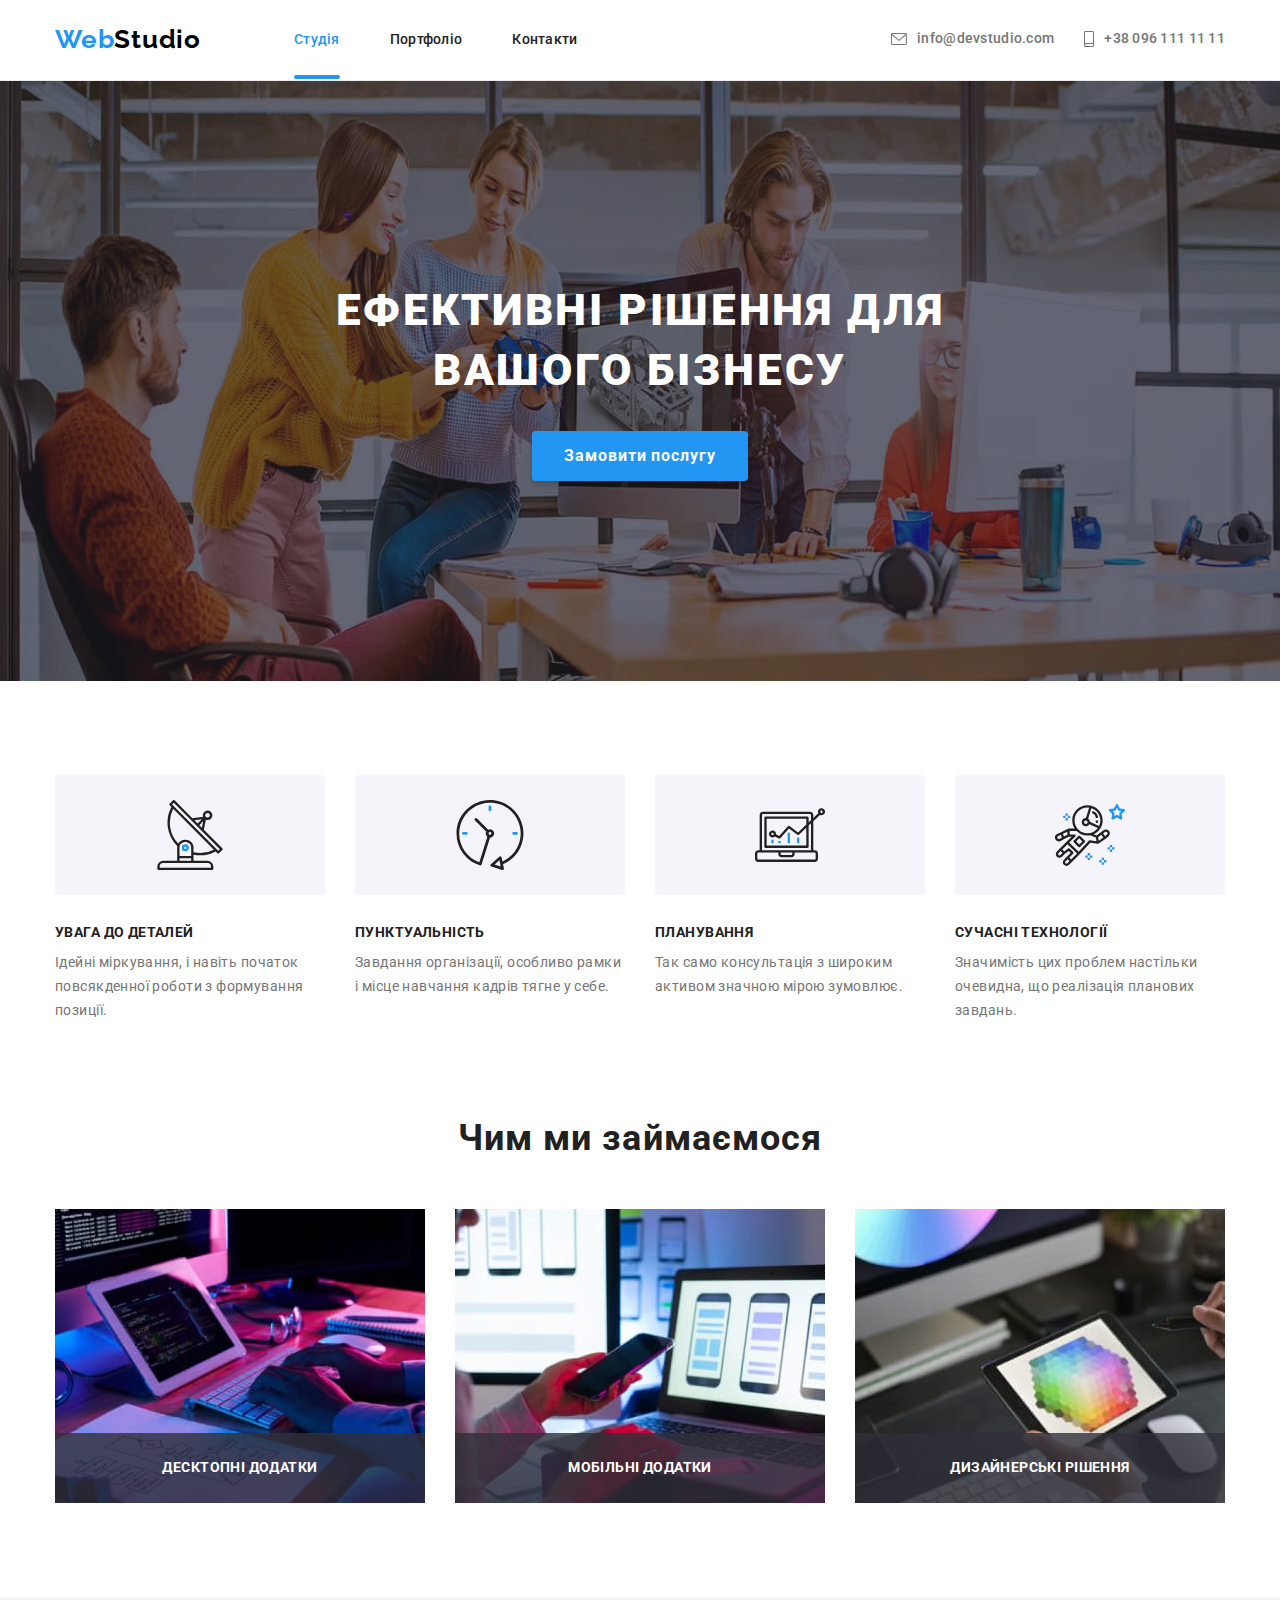
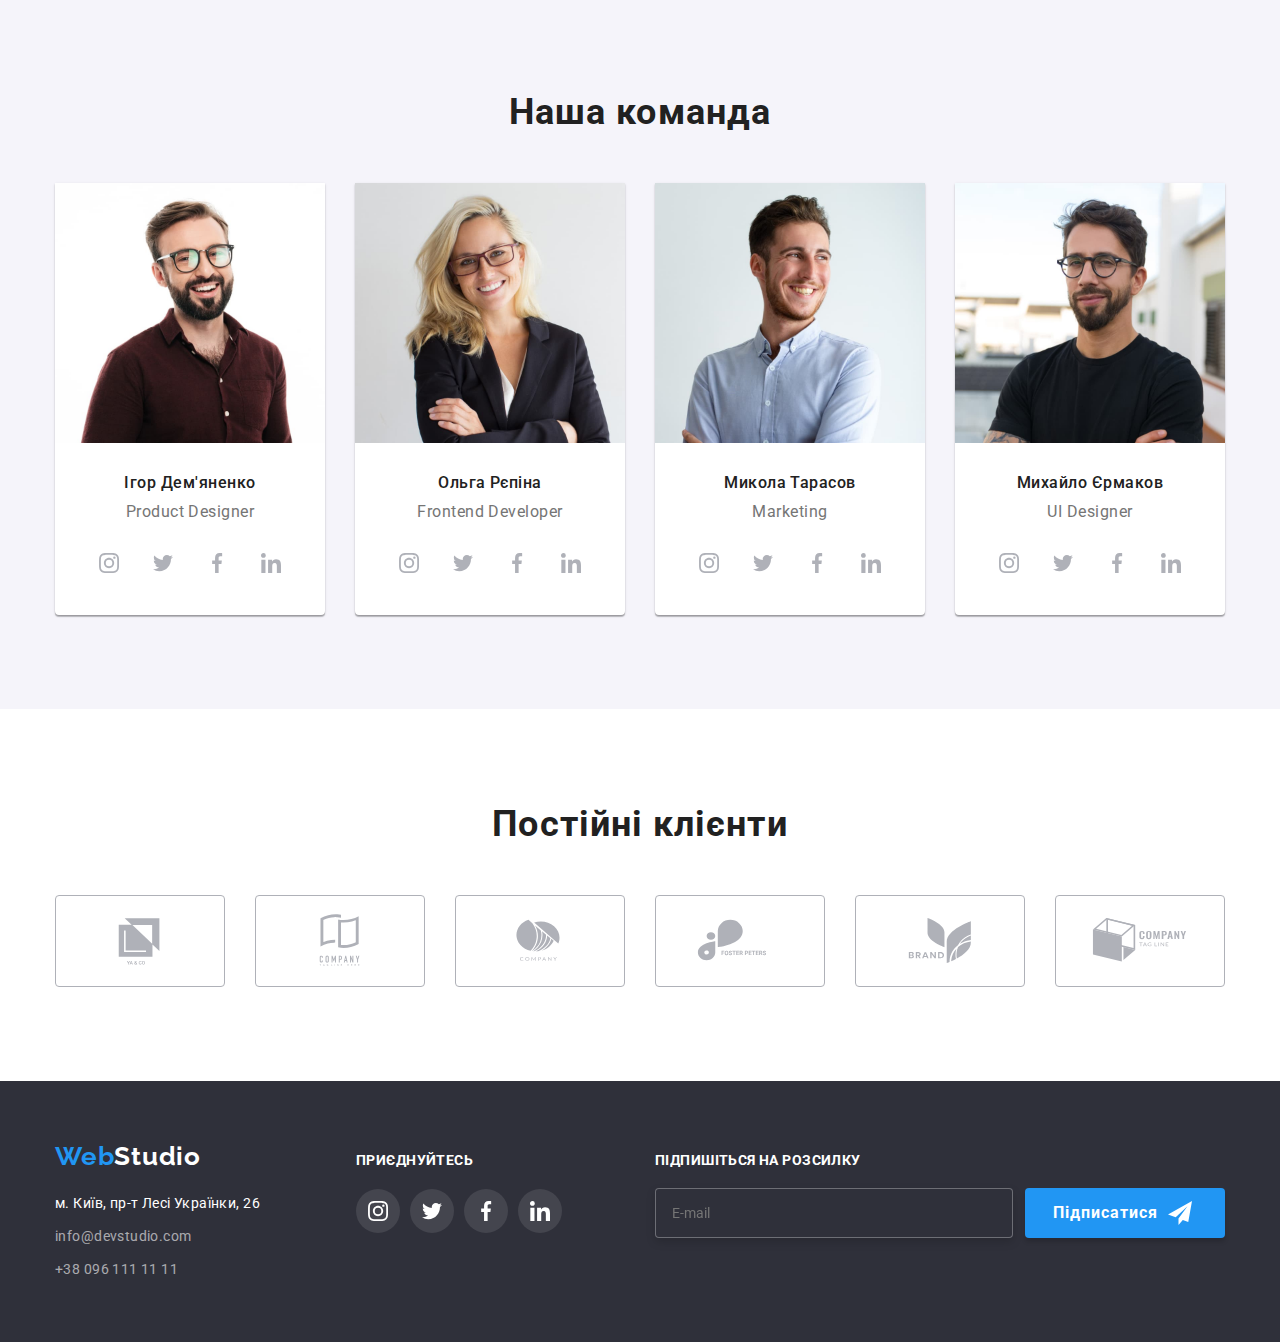
<file: index.html>
<!DOCTYPE html>
<html lang="uk">
  <head>
    <meta charset="UTF-8" />
    <meta http-equiv="X-UA-Compatible" content="IE=edge" />
    <meta name="viewport" content="width=device-width, initial-scale=1.0" />
    <title>Студія</title>
    <link rel="preconnect" href="https://fonts.googleapis.com" />
    <link rel="preconnect" href="https://fonts.gstatic.com" crossorigin />
    <link
      href="https://fonts.googleapis.com/css2?family=Raleway:wght@700&family=Roboto:wght@400;500;700;900&display=swap"
      rel="stylesheet"
    />
    <link
      rel="stylesheet"
      href="https://cdnjs.cloudflare.com/ajax/libs/modern-normalize/1.1.0/modern-normalize.min.css"
    />
    <link rel="stylesheet" href="./css/main.min.css" />
  </head>
  <body>
    <!--Шапка сайта-->
    <header class="header">
      <div class="container header__container">
        <a lang="en" href="./index.html" class="text-link text-link__navigation link"
          ><span class="text-link__part">Web</span>Studio</a
        >
        <button
          type="button"
          class="menu-button is-open"
          aria-expanded="false"
          aria-controls="menu-container"
          data-menu-button
        >
          <svg width="40" height="40" aria-label="Преключатель мобільного меню">
            <use class="icon-cross" href="./images/icons.svg#open_menu"></use>
            <use class="icon-menu" href="./images/icons.svg#close_menu"></use>
          </svg>
        </button>
        <div class="menu-container" id="menu-container" data-menu>
          <div class="navigation-mobile">
            <ul class="site-nav site-nav__container list">
              <li class="site-nav__item">
                <a href="./index.html" class="site-nav__link link site-nav__link--active">Студія</a>
              </li>
              <li class="site-nav__item">
                <a href="./portfolio.html" class="site-nav__link link">Портфоліо</a>
              </li>
              <li class="site-nav__item">
                <a href="" class="site-nav__link link">Контакти</a>
              </li>
            </ul>
          </div>
          <div class="contacts-mobile">
            <ul class="site-contacts site-contacts__container list">
              <li class="site-contacts__item">
                <a
                  href="tel:+380961111111"
                  class="site-contacts__link site-contacts__link--color link"
                  >+38 096 111 11 11</a
                >
              </li>
              <li class="site-contacts__item">
                <a
                  href="mailto:info@devstudio.com"
                  class="site-contacts__link site-contacts__link--size link"
                  >info@devstudio.com</a
                >
              </li>
            </ul>
          </div>
          <ul class="social-mobile social-mobile__container list">
            <li class="social-mobile__item">
              <a href="" class="social-mobile__link link">Instagram</a>
            </li>
            <li class="social-mobile__item">
              <a href="" class="social-mobile__link link">Twitter</a>
            </li>
            <li class="social-mobile__item">
              <a href="" class="social-mobile__link link">Facebook</a>
            </li>
            <li class="tocial-mobile__item">
              <a href="" class="social-mobile__link link">LinkedIn</a>
            </li>
          </ul>
        </div>
        <nav class="navigation navigation__container">
          <ul class="site-nav site-nav__container list">
            <li class="site-nav__item">
              <a href="./index.html" class="site-nav__link link site-nav__link--active">Студія</a>
            </li>
            <li class="site-nav__item">
              <a href="./portfolio.html" class="site-nav__link link">Портфоліо</a>
            </li>
            <li class="site-nav__item">
              <a href="" class="site-nav__link link">Контакти</a>
            </li>
          </ul>
        </nav>
        <div class="contacts">
          <ul class="site-contacts site-contacts__container list">
            <li class="site-contacts__item">
              <a href="mailto:info@devstudio.com" class="site-contacts__link link">
                <svg class="site-contacts__logo" width="16" height="12">
                  <use href="./images/symbol-defs.svg#envelope"></use></svg
                >info@devstudio.com</a
              >
            </li>
            <li class="site-contacts__item">
              <a href="tel:+380961111111" class="site-contacts__link link">
                <svg class="site-contacts__logo" width="10" height="16">
                  <use href="./images/symbol-defs.svg#smartphone"></use></svg
                >+38 096 111 11 11</a
              >
            </li>
          </ul>
        </div>
      </div>
    </header>
    <!--Основний контент-->
    <main class="main">
      <!--Шапка контенту-->
      <section class="hero hero__container section">
        <div class="container">
          <h1 class="hero__title">Ефективні рішення для вашого бізнесу</h1>
          <button type="button" class="button" data-modal-open>Замовити послугу</button>
        </div>
      </section>
      <!--Наші особливості-->
      <section class="feature section">
        <div class="container">
          <h2 class="visually-hidden">Наші особливості</h2>
          <ul class="feature-list feature-list__container list">
            <li class="feature-list__contents">
              <div class="feature-list__box">
                <svg class="feature-list__logo" width="70" height="70">
                  <use href="./images/symbol-defs.svg#antenna"></use>
                </svg>
              </div>
              <h3 class="feature-list__title">УВАГА ДО ДЕТАЛЕЙ</h3>
              <p class="feature-list__paragraph">
                Ідейні міркування, і навіть початок повсякденної роботи з формування позиції.
              </p>
            </li>
            <li class="feature-list__contents">
              <div class="feature-list__box">
                <svg class="feature-list__logo" width="70" height="70">
                  <use href="./images/symbol-defs.svg#clock"></use>
                </svg>
              </div>
              <h3 class="feature-list__title">ПУНКТУАЛЬНІСТЬ</h3>
              <p class="feature-list__paragraph">
                Завдання організації, особливо рамки і місце навчання кадрів тягне у себе.
              </p>
            </li>
            <li class="feature-list__contents">
              <div class="feature-list__box">
                <svg class="feature-list__logo" width="70" height="70">
                  <use href="./images/symbol-defs.svg#diagram"></use>
                </svg>
              </div>
              <h3 class="feature-list__title">ПЛАНУВАННЯ</h3>
              <p class="feature-list__paragraph">
                Так само консультація з широким активом значною мірою зумовлює.
              </p>
            </li>
            <li class="feature-list__contents">
              <div class="feature-list__box">
                <svg class="feature-list__logo" width="70" height="70">
                  <use href="./images/symbol-defs.svg#astronaut"></use>
                </svg>
              </div>
              <h3 class="feature-list__title">СУЧАСНІ ТЕХНОЛОГІЇ</h3>
              <p class="feature-list__paragraph">
                Значимість цих проблем настільки очевидна, що реалізація планових завдань.
              </p>
            </li>
          </ul>
        </div>
      </section>
      <!--Чим ми займаємося-->
      <section class="development section">
        <div class="container">
          <h2 class="development__title">Чим ми займаємося</h2>
          <ul class="specification specification__development list">
            <li class="specification__contents">
              <div class="specification__label">
                <img
                  srcset="./images/one.jpg 1x, ./images/one_2x.jpg 2x"
                  src="./images/one.jpg"
                  alt="компютер"
                  width="370"
                />
                <p class="specification__paragraph">Десктопні додатки</p>
              </div>
            </li>
            <li class="specification__contents">
              <div class="specification__label">
                <img
                  srcset="./images/two.jpg 1x, ./images/two_2x.jpg 2x"
                  src="./images/two.jpg"
                  alt="телефон"
                  width="370"
                />
                <p class="specification__paragraph">Мобільні додатки</p>
              </div>
            </li>
            <li class="specification__contents">
              <div class="specification__label">
                <img
                  srcset="./images/three.jpg 1x, ./images/three_2x.jpg 2x"
                  src="./images/three.jpg"
                  alt="планшет"
                  width="370"
                />
                <p class="specification__paragraph">Дизайнерські рішення</p>
              </div>
            </li>
          </ul>
        </div>
      </section>
      <!--Наша команда-->
      <section class="team section">
        <div class="container">
          <h2 class="team__title">Наша команда</h2>
          <ul class="team-list team-list__container list">
            <li class="team-list__contents">
              <article class="card-team">
                <picture>
                  <source
                    srcset="./images/productdesigner.jpg 1x, ./images/productdesigner_2x.jpg 2x"
                    media="(min-width: 1200px)"
                  />
                  <source
                    srcset="
                      ./images/productdesigner_tab.jpg    1x,
                      ./images/productdesigner_tab_2x.jpg 2x
                    "
                    media="(min-width: 768px)"
                  />
                  <source
                    srcset="
                      ./images/productdesigner_mob.jpg    1x,
                      ./images/productdesigner_mob_2x.jpg 2x
                    "
                    media="(max-width: 767px)"
                  />
                  <img
                    src="./images/productdesigner.jpg"
                    alt="чоловік в окулярах і сорочці"
                    width="270"
                  />
                </picture>
                <div class="card-team__specialty">
                  <h3 class="card-team__title">Ігор Дем'яненко</h3>
                  <p class="card-team__paragraph">Product Designer</p>
                  <ul class="social social__container list">
                    <li class="social__item">
                      <a href="" class="social__link link">
                        <svg class="social__logo" width="20" height="20">
                          <use href="./images/symbol-defs.svg#instagram"></use>
                        </svg>
                      </a>
                    </li>
                    <li class="social__item">
                      <a href="" class="social__link link">
                        <svg class="social__logo" width="20" height="20">
                          <use href="./images/symbol-defs.svg#twitter"></use>
                        </svg>
                      </a>
                    </li>
                    <li class="social__item">
                      <a href="" class="social__link link">
                        <svg class="social__logo" width="20" height="20">
                          <use href="./images/symbol-defs.svg#facebook"></use>
                        </svg>
                      </a>
                    </li>
                    <li class="tocial__item">
                      <a href="" class="social__link link">
                        <svg class="social__logo" width="20" height="20">
                          <use href="./images/symbol-defs.svg#linkedin"></use>
                        </svg>
                      </a>
                    </li>
                  </ul>
                </div>
              </article>
            </li>
            <li class="team-list__contents">
              <article class="card-team">
                <picture>
                  <source
                    srcset="./images/frontenddeveloper.jpg 1x, ./images/frontenddeveloper_2x.jpg 2x"
                    media="(min-width: 1200px)"
                  />
                  <source
                    srcset="
                      ./images/frontenddeveloper_tab.jpg    1x,
                      ./images/frontenddeveloper_tab_2x.jpg 2x
                    "
                    media="(min-width: 768px)"
                  />
                  <source
                    srcset="
                      ./images/frontenddeveloper_mob.jpg    1x,
                      ./images/frontenddeveloper_mob_2x.jpg 2x
                    "
                    media="(max-width: 767px)"
                  />
                  <img
                    src="./images/frontenddeveloper.jpg"
                    alt="жінка в окулярах і костюмі"
                    width="270"
                  />
                </picture>
                <div class="card-team__specialty">
                  <h3 class="card-team__title">Ольга Рєпіна</h3>
                  <p lang="en" class="card-team__paragraph">Frontend Developer</p>
                  <ul class="social social__container list">
                    <li class="social__item">
                      <a href="" class="social__link link">
                        <svg class="social__logo" width="20" height="20">
                          <use href="./images/symbol-defs.svg#instagram"></use>
                        </svg>
                      </a>
                    </li>
                    <li class="social__item">
                      <a href="" class="social__link link">
                        <svg class="social__logo" width="20" height="20">
                          <use href="./images/symbol-defs.svg#twitter"></use>
                        </svg>
                      </a>
                    </li>
                    <li class="social__item">
                      <a href="" class="social__link link">
                        <svg class="social__logo" width="20" height="20">
                          <use href="./images/symbol-defs.svg#facebook"></use>
                        </svg>
                      </a>
                    </li>
                    <li class="social__item">
                      <a href="" class="social__link link">
                        <svg class="social__logo" width="20" height="20">
                          <use href="./images/symbol-defs.svg#linkedin"></use>
                        </svg>
                      </a>
                    </li>
                  </ul>
                </div>
              </article>
            </li>
            <li class="team-list__contents">
              <article class="card-team">
                <picture>
                  <source
                    srcset="./images/marketing.jpg 1x, ./images/marketing_2x.jpg 2x"
                    media="(min-width: 1200px)"
                  />
                  <source
                    srcset="./images/marketing_tab.jpg 1x, ./images/marketing_tab_2x.jpg 2x"
                    media="(min-width: 768px)"
                  />
                  <source
                    srcset="./images/marketing_mob.jpg 1x, ./images/marketing_mob_2x.jpg 2x"
                    media="(max-width: 767px)"
                  />
                  <img
                    src="./images/marketing.jpg"
                    alt="чоловік в світло голубій сорочці"
                    width="270"
                  />
                </picture>
                <div class="card-team__specialty">
                  <h3 class="card-team__title">Микола Тарасов</h3>
                  <p lang="en" class="card-team__paragraph">Marketing</p>
                  <ul class="social social__container list">
                    <li class="social__item">
                      <a href="" class="social__link link">
                        <svg class="social__logo" width="20" height="20">
                          <use href="./images/symbol-defs.svg#instagram"></use>
                        </svg>
                      </a>
                    </li>
                    <li class="social__item">
                      <a href="" class="social__link link">
                        <svg class="social__logo" width="20" height="20">
                          <use href="./images/symbol-defs.svg#twitter"></use>
                        </svg>
                      </a>
                    </li>
                    <li class="social__item">
                      <a href="" class="social__link link">
                        <svg class="social__logo" width="20" height="20">
                          <use href="./images/symbol-defs.svg#facebook"></use>
                        </svg>
                      </a>
                    </li>
                    <li class="social__item">
                      <a href="" class="social__link link">
                        <svg class="social__logo" width="20" height="20">
                          <use href="./images/symbol-defs.svg#linkedin"></use>
                        </svg>
                      </a>
                    </li>
                  </ul>
                </div>
              </article>
            </li>
            <li class="team-list__contents">
              <article class="card-team">
                <picture>
                  <source
                    srcset="./images/uidesigner.jpg 1x, ./images/uidesigner_2x.jpg 2x"
                    media="(min-width: 1200px)"
                  />
                  <source
                    srcset="./images/uidesigner_tab.jpg 1x, ./images/uidesigner_tab_2x.jpg 2x"
                    media="(min-width: 768px)"
                  />
                  <source
                    srcset="./images/uidesigner_mob.jpg 1x, ./images/uidesigner_mob_2x.jpg 2x"
                    media="(max-width: 767px)"
                  />
                  <img
                    src="./images/uidesigner.jpg"
                    alt="чоловік в окулярах і чорній футболці"
                    width="270"
                  />
                </picture>
                <div class="card-team__specialty">
                  <h3 class="card-team__title">Михайло Єрмаков</h3>
                  <p lang="en" class="card-team__paragraph">UI Designer</p>
                  <ul class="social social__container list">
                    <li class="social__item">
                      <a href="" class="social__link link">
                        <svg class="social__logo" width="20" height="20">
                          <use href="./images/symbol-defs.svg#instagram"></use>
                        </svg>
                      </a>
                    </li>
                    <li class="social__item">
                      <a href="" class="social__link link">
                        <svg class="social__logo" width="20" height="20">
                          <use href="./images/symbol-defs.svg#twitter"></use>
                        </svg>
                      </a>
                    </li>
                    <li class="social__item">
                      <a href="" class="social__link link">
                        <svg class="social__logo" width="20" height="20">
                          <use href="./images/symbol-defs.svg#facebook"></use>
                        </svg>
                      </a>
                    </li>
                    <li class="tocial__item">
                      <a href="" class="social__link link">
                        <svg class="social__logo" width="20" height="20">
                          <use href="./images/symbol-defs.svg#linkedin"></use>
                        </svg>
                      </a>
                    </li>
                  </ul>
                </div>
              </article>
            </li>
          </ul>
        </div>
      </section>
      <!--Постійні клієнти-->
      <section class="company section">
        <div class="container">
          <h2 class="company__title">Постійні клієнти</h2>
          <ul class="company__list list">
            <li class="company__contents">
              <a href="" class="company__link link">
                <svg class="company__logo" width="106" height="60">
                  <use href="./images/symbol-defs.svg#client-1"></use>
                </svg>
              </a>
            </li>
            <li class="company__contents">
              <a href="" class="company__link link">
                <svg class="company__logo" width="106" height="60">
                  <use href="./images/symbol-defs.svg#client-2"></use>
                </svg>
              </a>
            </li>
            <li class="company__contents">
              <a href="" class="company__link link">
                <svg class="company__logo" width="106" height="60">
                  <use href="./images/symbol-defs.svg#client-3"></use>
                </svg>
              </a>
            </li>
            <li class="company__contents">
              <a href="" class="company__link link">
                <svg class="company__logo" width="106" height="60">
                  <use href="./images/symbol-defs.svg#client-4"></use>
                </svg>
              </a>
            </li>
            <li class="company__contents">
              <a href="" class="company__link link">
                <svg class="company__logo" width="106" height="60">
                  <use href="./images/symbol-defs.svg#client-5"></use>
                </svg>
              </a>
            </li>
            <li class="company__contents">
              <a href="" class="company__link link">
                <svg class="company__logo" width="106" height="60">
                  <use href="./images/symbol-defs.svg#client-6"></use>
                </svg>
              </a>
            </li>
          </ul>
        </div>
      </section>
    </main>
    <!--Підвал-->
    <footer class="footer">
      <div class="container footer__container">
        <div class="footer-section footer-section__container">
          <a lang="en" href="./index.html" class="text-link text-link--color link"
            ><span class="text-link__part">Web</span>Studio</a
          >
          <address class="address address__container">
            <p class="address__paragraph">м. Київ, пр-т Лесі Українки, 26</p>
            <ul class="address__contacts list">
              <li class="address__item">
                <a href="mailto:info@devstudio.com" class="address__link link"
                  >info@devstudio.com</a
                >
              </li>
              <li class="address__item">
                <a href="tel:+380961111111" class="address__link link">+38 096 111 11 11</a>
              </li>
            </ul>
          </address>
        </div>
        <div class="footer-social footer-social__container">
          <p class="footer-social__paragraph">Приєднуйтесь</p>
          <ul class="social social__container list">
            <li class="social__item">
              <a href="" class="social__link social__link--color link">
                <svg class="social__logo social__logo--color" width="20" height="20">
                  <use href="./images/symbol-defs.svg#instagram-footer"></use>
                </svg>
              </a>
            </li>
            <li class="social__item">
              <a href="" class="social__link social__link--color link">
                <svg class="social__logo social__logo--color" width="20" height="20">
                  <use href="./images/symbol-defs.svg#twitter-footer"></use>
                </svg>
              </a>
            </li>
            <li class="social__item">
              <a href="" class="social__link social__link--color link">
                <svg class="social__logo social__logo--color" width="20" height="20">
                  <use href="./images/symbol-defs.svg#facebook-footer"></use>
                </svg>
              </a>
            </li>
            <li class="social__item">
              <a href="" class="social__link social__link--color link">
                <svg class="social__logo social__logo--color" width="20" height="20">
                  <use href="./images/symbol-defs.svg#linkedin-footer"></use>
                </svg>
              </a>
            </li>
          </ul>
        </div>
        <form name="footer-form">
          <div class="footer-form__container" role="group" aria-labelledby="subscription">
            <label class="footer-form__label" id="subscription"
              >Підпишіться на розсилку
              <input type="email" name="email" class="footer-form__input" placeholder="E-mail" />
            </label>
            <button type="submit" class="button footer-form__button">
              Підписатися
              <svg class="footer-form__icon" width="24" height="24">
                <use href="./images/icons.svg#sign-up"></use>
              </svg>
            </button>
          </div>
        </form>
      </div>
    </footer>
    <!--МОДАЛЬНЕ ВІКНО-->
    <div class="backdrop is-hidden" data-modal>
      <div class="modal">
        <button data-modal-close type="button" class="modal__button">
          <svg class="modal__close" width="18" height="18">
            <use href="./images/symbol-defs.svg#close"></use>
          </svg>
          <span class="visually-hidden">Закрити</span>
        </button>
        <!--ФОРМА МОДАЛЬНОГО ВІКНА-->
        <form name="modal-form">
          <div class="modal-form__container" role="group" aria-labelledby="contact-details">
            <h2 class="modal-form__title" id="contact-details">
              Залиште свої дані, ми вам передзвонимо
            </h2>
            <label class="modal-form__label">
              <span class="modal-form__text">Ім'я</span>
              <span class="modal-form__block">
                <input type="text" name="name" class="modal-form__input" />
                <svg class="modal-form__icon" width="18" height="18">
                  <use href="./images/icons.svg#person"></use>
                </svg>
              </span>
            </label>
            <label class="modal-form__label">
              <span class="modal-form__text">Телефон</span>
              <span class="modal-form__block">
                <input type="tel" name="tel" class="modal-form__input" />
                <svg class="modal-form__icon" width="18" height="18">
                  <use href="./images/icons.svg#phone"></use>
                </svg>
              </span>
            </label>
            <label class="modal-form__label">
              <span class="modal-form__text">Пошта</span>
              <span class="modal-form__block">
                <input type="email" name="email" class="modal-form__input" />
                <svg class="modal-form__icon" width="18" height="18">
                  <use href="./images/icons.svg#email"></use>
                </svg>
              </span>
            </label>
            <label class="modal-form__label modal-form__label--margin">
              <span class="modal-form__text">Коментар</span>
              <textarea class="modal-form__comments" placeholder="Введіть текст"></textarea>
            </label>
            <label class="modal-form__contract">
              <input type="checkbox" name="data" class="modal-form__input visually-hidden" />
              <span class="modal-form__checkbox">
                <svg class="modal-form__checkbox-icon" width="16" height="15">
                  <use href="./images/icons.svg#vector"></use>
                </svg>
              </span>
              <span class="modal-form__text-checked"
                >Погоджуюся з розсилкою та приймаю
                <a href="#" class="modal-form__link">Умови договору</a>
              </span>
            </label>
            <button type="submit" class="button modal-form__button">Відправити</button>
          </div>
        </form>
      </div>
    </div>
    <script src="./js/modal.js"></script>
    <script src="./js/mobile-menu.js"></script>
  </body>
</html>
</file>
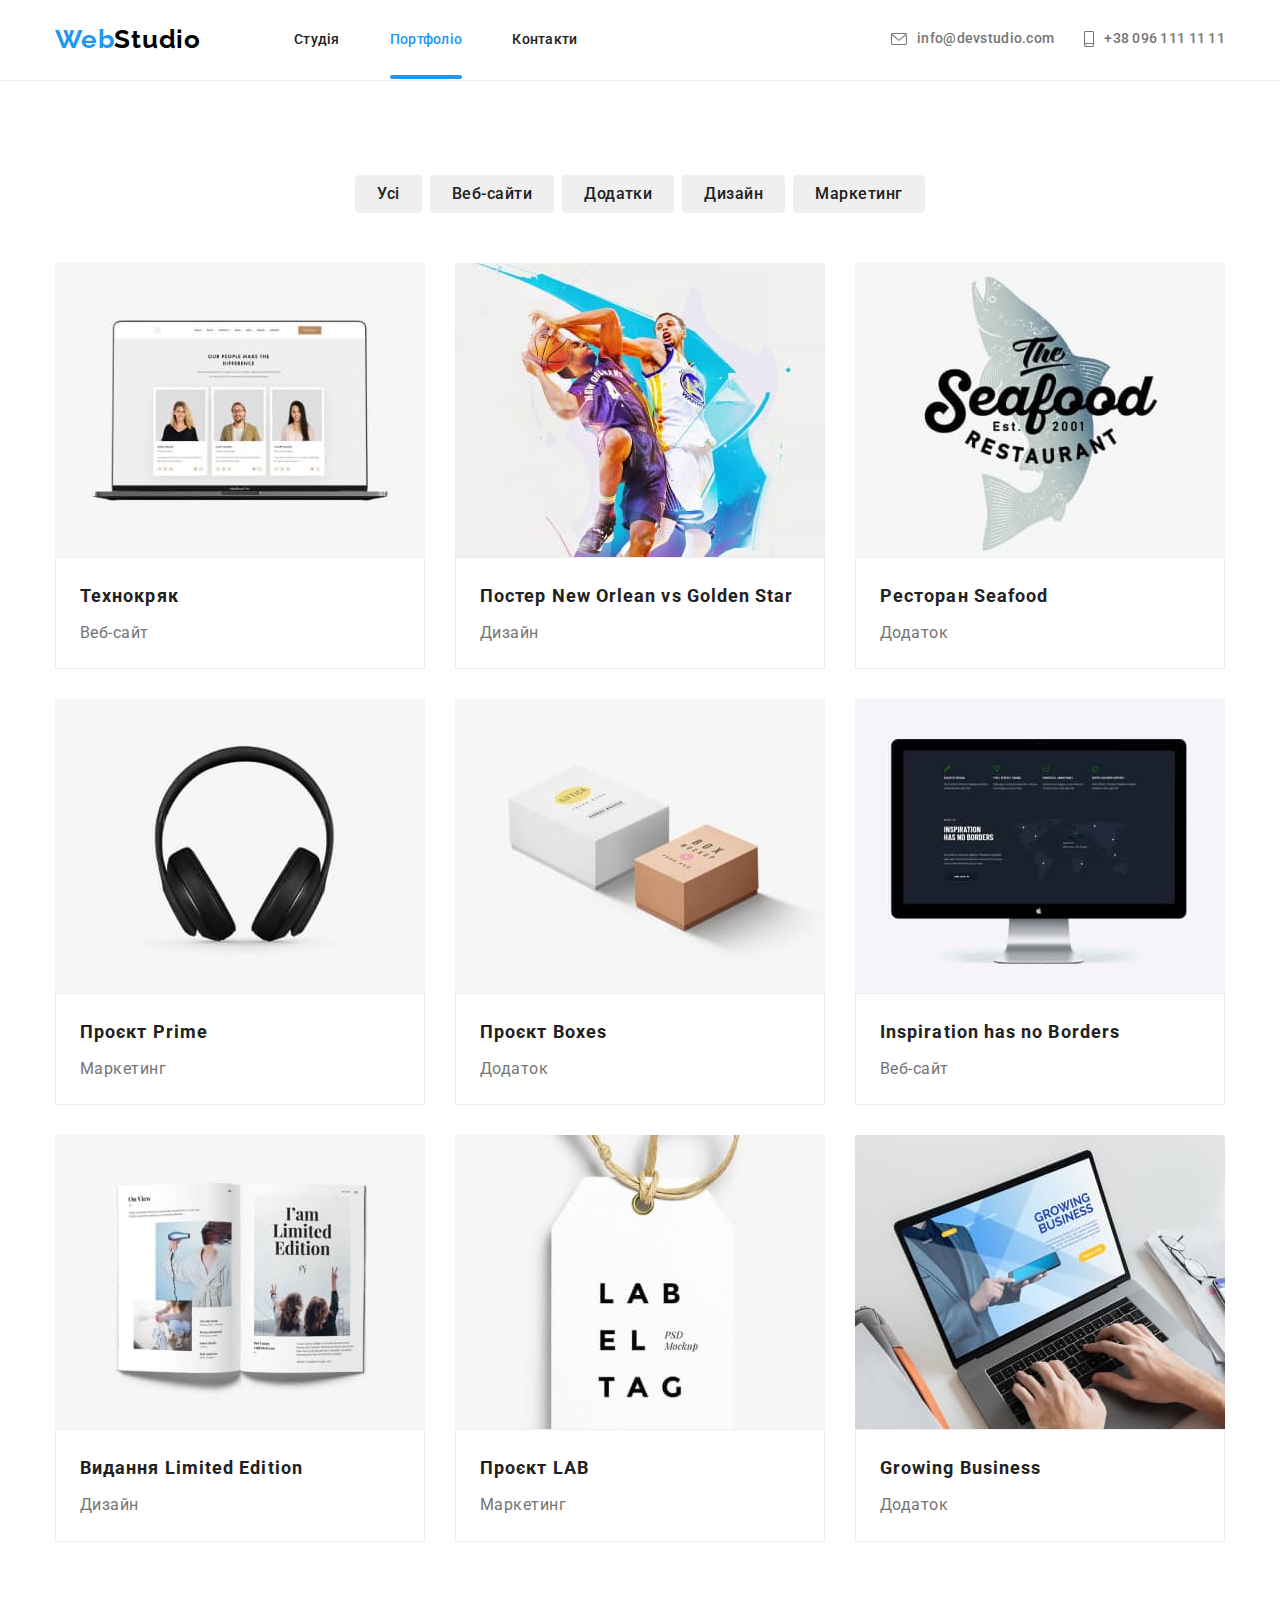
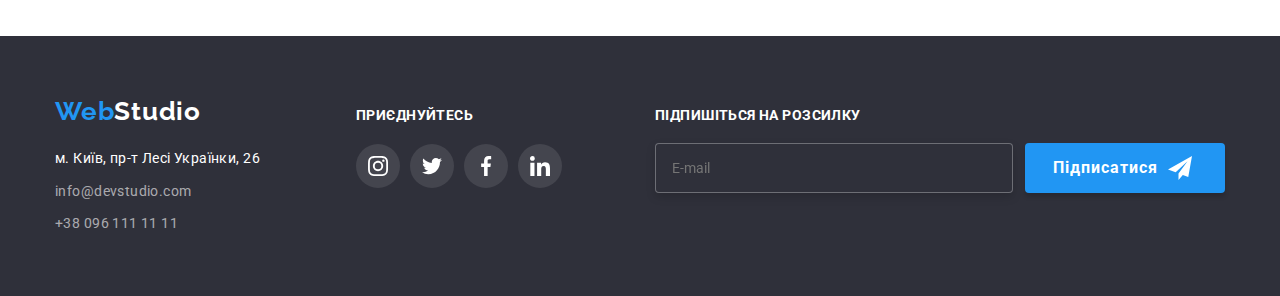
<file: portfolio.html>
<!DOCTYPE html>
<html lang="uk">
  <head>
    <meta charset="UTF-8" />
    <meta http-equiv="X-UA-Compatible" content="IE=edge" />
    <meta name="viewport" content="width=device-width, initial-scale=1.0" />
    <title>Портфоліо</title>
    <link rel="preconnect" href="https://fonts.googleapis.com" />
    <link rel="preconnect" href="https://fonts.gstatic.com" crossorigin />
    <link
      href="https://fonts.googleapis.com/css2?family=Raleway:wght@700&family=Roboto:wght@400;500;700;900&display=swap"
      rel="stylesheet"
    />
    <link
      rel="stylesheet"
      href="https://cdnjs.cloudflare.com/ajax/libs/modern-normalize/1.1.0/modern-normalize.min.css"
    />
    <link rel="stylesheet" href="./css/main.min.css" />
  </head>
  <body>
    <!--Шапка сайта-->
    <header class="header">
      <div class="container header__container">
        <a lang="en" href="./index.html" class="text-link text-link__navigation link"
          ><span class="text-link__part">Web</span>Studio</a
        >
        <button
          type="button"
          class="menu-button is-open"
          aria-expanded="false"
          aria-controls="menu-container"
          data-menu-button
        >
          <svg width="40" height="40" aria-label="Преключатель мобільного меню">
            <use class="icon-cross" href="./images/icons.svg#open_menu"></use>
            <use class="icon-menu" href="./images/icons.svg#close_menu"></use>
          </svg>
        </button>
        <div class="menu-container" id="menu-container" data-menu>
          <div class="navigation-mobile">
            <ul class="site-nav site-nav__container list">
              <li class="site-nav__item">
                <a href="./index.html" class="site-nav__link link">Студія</a>
              </li>
              <li class="site-nav__item">
                <a href="./portfolio.html" class="site-nav__link link site-nav__link--active"
                  >Портфоліо</a
                >
              </li>
              <li class="site-nav__item">
                <a href="" class="site-nav__link link">Контакти</a>
              </li>
            </ul>
          </div>
          <div class="contacts-mobile">
            <ul class="site-contacts site-contacts__container list">
              <li class="site-contacts__item">
                <a
                  href="tel:+380961111111"
                  class="site-contacts__link site-contacts__link--color link"
                  >+38 096 111 11 11</a
                >
              </li>
              <li class="site-contacts__item">
                <a href="mailto:info@devstudio.com" class="site-contacts__link site-contacts__link--size link"
                  >info@devstudio.com</a
                >
              </li>
            </ul>
          </div>
          <ul class="social-mobile social-mobile__container list">
            <li class="social-mobile__item">
              <a href="" class="social-mobile__link link">Instagram</a>
            </li>
            <li class="social-mobile__item">
              <a href="" class="social-mobile__link link">Twitter</a>
            </li>
            <li class="social-mobile__item">
              <a href="" class="social-mobile__link link">Facebook</a>
            </li>
            <li class="tocial-mobile__item">
              <a href="" class="social-mobile__link link">LinkedIn</a>
            </li>
          </ul>
        </div>
        <nav class="navigation navigation__container">
          <ul class="site-nav site-nav__container list">
            <li class="site-nav__item">
              <a href="./index.html" class="site-nav__link link">Студія</a>
            </li>
            <li class="site-nav__item">
              <a href="./portfolio.html" class="site-nav__link link site-nav__link--active"
                >Портфоліо</a
              >
            </li>
            <li class="site-nav__item">
              <a href="" class="site-nav__link link">Контакти</a>
            </li>
          </ul>
        </nav>
        <div class="contacts">
          <ul class="site-contacts site-contacts__container list">
            <li class="site-contacts__item">
              <a href="mailto:info@devstudio.com" class="site-contacts__link link">
                <svg class="site-contacts__logo" width="16" height="12">
                  <use href="./images/symbol-defs.svg#envelope"></use></svg
                >info@devstudio.com</a
              >
            </li>
            <li class="site-contacts__item">
              <a href="tel:+380961111111" class="site-contacts__link link">
                <svg class="site-contacts__logo" width="10" height="16">
                  <use href="./images/symbol-defs.svg#smartphone"></use></svg
                >+38 096 111 11 11</a
              >
            </li>
          </ul>
        </div>
      </div>
    </header>
    <!--Основний контент портфоліо-->
    <main class="portfolio">
      <!--Фільтри проектів-->
      <section class="projects section">
        <div class="container">
          <h1 class="visually-hidden">Фільтри проектів</h1>
          <ul class="filter-list filter-list__container list">
            <li><button type="button" class="filter-list__button">Усі</button></li>
            <li><button type="button" class="filter-list__button">Веб-сайти</button></li>
            <li><button type="button" class="filter-list__button">Додатки</button></li>
            <li><button type="button" class="filter-list__button">Дизайн</button></li>
            <li><button type="button" class="filter-list__button">Маркетинг</button></li>
          </ul>
          <ul class="projects-list projects-list__container list">
            <li class="projects-list__content">
              <a href="" class="projects-list__link link">
                <article class="card-project">
                  <div class="card-thumb">
                    <img src="./images/technocrat.jpg" alt="ноутбук" width="370" />
                    <div class="overlay">
                      <p class="overlay__paragraph">
                        Ресурс пропонує комплексні пропозиції з різним рівнем функціоналу та
                        сервісів. Все це дозволить відвідувачу отримати вичерпні відомості про
                        компанію чи приватну особу.
                      </p>
                    </div>
                  </div>
                  <div class="card-project__content">
                    <h3 class="card-project__title">Технокряк</h3>
                    <p class="card-project__paragraph">Веб-сайт</p>
                  </div>
                </article>
              </a>
            </li>
            <li class="projects-list__content">
              <a href="" class="projects-list__link link">
                <article class="card-project">
                  <div class="card-thumb">
                    <img
                      src="./images/posterneworleanvsgoldenstar.jpg"
                      alt="два чоловіка грають в баскетбол"
                      width="370"
                    />
                    <div class="overlay">
                      <p class="overlay__paragraph">
                        Ресурс пропонує комплексні пропозиції з різним рівнем функціоналу та
                        сервісів. Все це дозволить відвідувачу отримати вичерпні відомості про
                        компанію чи приватну особу.
                      </p>
                    </div>
                  </div>
                  <div class="card-project__content">
                    <h3 class="card-project__title">
                      Постер <span lang="en">New Orlean vs Golden Star</span>
                    </h3>
                    <p class="card-project__paragraph">Дизайн</p>
                  </div>
                </article>
              </a>
            </li>
            <li class="projects-list__content">
              <a href="" class="projects-list__link link">
                <article class="card-project">
                  <div class="card-thumb">
                    <img src="./images/restaurantseafood.jpg" alt="велика риба" width="370" />
                    <div class="overlay">
                      <p class="overlay__paragraph">
                        Ресурс пропонує комплексні пропозиції з різним рівнем функціоналу та
                        сервісів. Все це дозволить відвідувачу отримати вичерпні відомості про
                        компанію чи приватну особу.
                      </p>
                    </div>
                  </div>
                  <div class="card-project__content">
                    <h3 class="card-project__title">Ресторан <span lang="en">Seafood</span></h3>
                    <p class="card-project__paragraph">Додаток</p>
                  </div>
                </article>
              </a>
            </li>
            <li class="projects-list__content">
              <a href="" class="projects-list__link link">
                <article class="card-project">
                  <div class="card-thumb">
                    <img src="./images/projectprime.jpg" alt="наушники" width="370" />
                    <div class="overlay">
                      <p class="overlay__paragraph">
                        Ресурс пропонує комплексні пропозиції з різним рівнем функціоналу та
                        сервісів. Все це дозволить відвідувачу отримати вичерпні відомості про
                        компанію чи приватну особу.
                      </p>
                    </div>
                  </div>
                  <div class="card-project__content">
                    <h3 class="card-project__title">Проєкт <span lang="en">Prime</span></h3>
                    <p class="card-project__paragraph">Маркетинг</p>
                  </div>
                </article>
              </a>
            </li>
            <li class="projects-list__content">
              <a href="" class="projects-list__link link">
                <article class="card-project">
                  <div class="card-thumb">
                    <img src="./images/projectboxes.jpg" alt="дві коробочки" width="370" />
                    <div class="overlay">
                      <p class="overlay__paragraph">
                        Ресурс пропонує комплексні пропозиції з різним рівнем функціоналу та
                        сервісів. Все це дозволить відвідувачу отримати вичерпні відомості про
                        компанію чи приватну особу.
                      </p>
                    </div>
                  </div>
                  <div class="card-project__content">
                    <h3 class="card-project__title">Проєкт <span lang="en">Boxes</span></h3>
                    <p class="card-project__paragraph">Додаток</p>
                  </div>
                </article>
              </a>
            </li>
            <li class="projects-list__content">
              <a href="" class="projects-list__link link">
                <article class="card-project">
                  <div class="card-thumb">
                    <img src="./images/inspirationhasnoborders.jpg" alt="монітор" width="370" />
                    <div class="overlay">
                      <p class="overlay__paragraph">
                        Ресурс пропонує комплексні пропозиції з різним рівнем функціоналу та
                        сервісів. Все це дозволить відвідувачу отримати вичерпні відомості про
                        компанію чи приватну особу.
                      </p>
                    </div>
                  </div>
                  <div class="card-project__content">
                    <h3 lang="en" class="card-project__title">Inspiration has no Borders</h3>
                    <p class="card-project__paragraph">Веб-сайт</p>
                  </div>
                </article>
              </a>
            </li>
            <li class="projects-list__content">
              <a href="" class="projects-list__link link">
                <article class="card-project">
                  <div class="card-thumb">
                    <img
                      src="./images/editionimitededition.jpg"
                      alt="відкритий журнал"
                      width="370"
                    />
                    <div class="overlay">
                      <p class="overlay__paragraph">
                        Ресурс пропонує комплексні пропозиції з різним рівнем функціоналу та
                        сервісів. Все це дозволить відвідувачу отримати вичерпні відомості про
                        компанію чи приватну особу.
                      </p>
                    </div>
                  </div>
                  <div class="card-project__content">
                    <h3 class="card-project__title">
                      Видання <span lang="en">Limited Edition</span>
                    </h3>
                    <p class="card-project__paragraph">Дизайн</p>
                  </div>
                </article>
              </a>
            </li>
            <li class="projects-list__content">
              <a href="" class="projects-list__link link">
                <article class="card-project">
                  <div class="card-thumb">
                    <img src="./images/projectlab.jpg" alt="бірка з написом" width="370" />
                    <div class="overlay">
                      <p class="overlay__paragraph">
                        Ресурс пропонує комплексні пропозиції з різним рівнем функціоналу та
                        сервісів. Все це дозволить відвідувачу отримати вичерпні відомості про
                        компанію чи приватну особу.
                      </p>
                    </div>
                  </div>
                  <div class="card-project__content">
                    <h3 class="card-project__title">Проєкт <span lang="en">LAB</span></h3>
                    <p class="card-project__paragraph">Маркетинг</p>
                  </div>
                </article>
              </a>
            </li>
            <li class="projects-list__content">
              <a href="" class="projects-list__link link">
                <article class="card-project">
                  <div class="card-thumb">
                    <img
                      src="./images/growingbusiness.jpg"
                      alt="людина працює з ноутбуком"
                      width="370"
                    />
                    <div class="overlay">
                      <p class="overlay__paragraph">
                        Ресурс пропонує комплексні пропозиції з різним рівнем функціоналу та
                        сервісів. Все це дозволить відвідувачу отримати вичерпні відомості про
                        компанію чи приватну особу.
                      </p>
                    </div>
                  </div>
                  <div class="card-project__content">
                    <h3 lang="en" class="card-project__title">Growing Business</h3>
                    <p class="card-project__paragraph">Додаток</p>
                  </div>
                </article>
              </a>
            </li>
          </ul>
        </div>
      </section>
    </main>
    <!--Підвал-->
    <footer class="footer">
      <div class="container footer__container">
        <div class="footer-section footer-section__container">
          <a lang="en" href="./index.html" class="text-link text-link--color link"
            ><span class="text-link__part">Web</span>Studio</a
          >
          <address class="address address__container">
            <p class="address__paragraph">м. Київ, пр-т Лесі Українки, 26</p>
            <ul class="address__contacts list">
              <li class="address__item">
                <a href="mailto:info@devstudio.com" class="address__link link"
                  >info@devstudio.com</a
                >
              </li>
              <li class="address__item">
                <a href="tel:+380961111111" class="address__link link">+38 096 111 11 11</a>
              </li>
            </ul>
          </address>
        </div>
        <div class="footer-social footer-social__container">
          <p class="footer-social__paragraph">Приєднуйтесь</p>
          <ul class="social social__container list">
            <li class="social__item">
              <a href="" class="social__link social__link--color link">
                <svg class="social__logo social__logo--color" width="20" height="20">
                  <use href="./images/symbol-defs.svg#instagram-footer"></use>
                </svg>
              </a>
            </li>
            <li class="social__item">
              <a href="" class="social__link social__link--color link">
                <svg class="social__logo social__logo--color" width="20" height="20">
                  <use href="./images/symbol-defs.svg#twitter-footer"></use>
                </svg>
              </a>
            </li>
            <li class="social__item">
              <a href="" class="social__link social__link--color link">
                <svg class="social__logo social__logo--color" width="20" height="20">
                  <use href="./images/symbol-defs.svg#facebook-footer"></use>
                </svg>
              </a>
            </li>
            <li class="social__item">
              <a href="" class="social__link social__link--color link">
                <svg class="social__logo social__logo--color" width="20" height="20">
                  <use href="./images/symbol-defs.svg#linkedin-footer"></use>
                </svg>
              </a>
            </li>
          </ul>
        </div>
        <form name="footer-form">
          <div class="footer-form__container" role="group" aria-labelledby="subscription">
            <label class="footer-form__label" id="subscription"
              >Підпишіться на розсилку
              <input type="email" name="email" class="footer-form__input" placeholder="E-mail" />
            </label>
            <button type="submit" class="button footer-form__button">
              Підписатися
              <svg class="footer-form__icon" width="24" height="24">
                <use href="./images/icons.svg#sign-up"></use>
              </svg>
            </button>
          </div>
        </form>
      </div>
    </footer>
    <script src="./js/mobile-menu.js"></script>
  </body>
</html>
</file>
<file: css/main.min.css>
:root{--title-text-color: #212121;--primary-text-color: #757575;--accent-color: #2196f3;--active-color: #fff;--indent-number: 30px;--animation-behavior: cubic-bezier(0.4, 0, 0.2, 1)}.visually-hidden{position:absolute;width:1px;height:1px;margin:-1px;border:0;padding:0;white-space:nowrap;-webkit-clip-path:inset(100%);clip-path:inset(100%);clip:rect(0 0 0 0);overflow:hidden}p,h1,h2,h3,h4,h5,h6{margin:0}ul,ol{margin:0;padding-left:0;list-style:none}img{display:block;max-width:100%;height:auto;width:100%}body{font-family:"Roboto",sans-serif;color:var(--title-text-color)}body.modal-open{overflow:hidden}.link{text-decoration:none}.list{list-style:none}.container{width:100%;padding-left:15px;padding-right:15px;margin:0 auto}@media screen and (min-width: 480px){.container{width:480px}}@media screen and (min-width: 768px){.container{width:768px}}@media screen and (min-width: 1200px){.container{width:1200px}}.section{padding-top:60px;padding-bottom:60px}@media screen and (min-width: 1200px){.section{padding-top:94px;padding-bottom:94px}}.button{font-weight:700;font-size:16px;line-height:1.89;align-items:center;letter-spacing:.06em;min-width:216px;min-height:50px;border-radius:4px;border:none;padding:10px 32px;box-shadow:0px 4px 4px rgba(0,0,0,.15);margin-top:var(--indent-number);color:var(--active-color);background-color:var(--accent-color);transition:background-color 250ms var(--animation-behavior);cursor:pointer}.button:hover,.button:focus{color:var(--active-color);background-color:#188ce8;outline:none}.social__container{display:flex;gap:10px;justify-content:center;margin-top:16px}.social__link{width:44px;height:44px;border-radius:50%;display:flex;align-items:center;justify-content:center;background:var(--active-color);fill:#afb1b8;transition:background-color 250ms var(--animation-behavior),fill 250ms var(--animation-behavior)}.social__link:hover,.social__link:focus{background-color:var(--accent-color);fill:var(--active-color);outline:none}.backdrop{position:fixed;top:0;left:0;width:100%;height:100%;background:rgba(0,0,0,.2);z-index:20;transition:opacity 250ms var(--animation-behavior),visibility 250ms var(--animation-behavior);overflow-y:scroll}.is-hidden{opacity:0;visibility:hidden;pointer-events:none}.modal{position:absolute;top:50%;left:50%;transform:translate(-50%, -50%) scaleY(1);max-width:450px;width:100%;padding:40px;border-radius:4px;background-color:var(--active-color);box-shadow:0px 1px 3px rgba(0,0,0,.12),0px 1px 1px rgba(0,0,0,.14),0px 2px 1px rgba(0,0,0,.2);transition:transform 250ms var(--animation-behavior),opacity 250ms var(--animation-behavior),visibility 250ms var(--animation-behavior)}@media screen and (min-width: 1200px){.modal{max-width:528px}}.backdrop.is-hidden .modal{transform:translate(-50%, -50%) scaleY(0.5)}.modal__button{position:absolute;top:8px;right:8px;width:30px;height:30px;border-radius:50%;border:1px solid rgba(0,0,0,.1);background-color:var(--active-color);display:flex;align-items:center;justify-content:center;cursor:pointer;padding:0;transition:fill 250ms var(--animation-behavior)}.modal__button:hover{fill:var(--accent-color)}.modal-form__container{display:flex;flex-direction:column}.modal-form__title{font-weight:700;font-size:20px;line-height:1.5;text-align:center;letter-spacing:.03em;margin-bottom:12px;color:var(--title-text-color)}@media screen and (min-width: 1200px){.modal-form__title{line-height:1.15}}.modal-form__label{margin-bottom:10px}.modal-form__text{font-weight:400;font-size:12px;line-height:1.17;letter-spacing:.01em;color:var(--primary-text-color)}.modal-form__block{position:relative;display:block}.modal-form__input{width:100%;border-radius:4px;min-height:40px;padding-left:40px;border:1px solid rgba(33,33,33,.2);background:var(--active-color);cursor:pointer;outline:none;transition:border 250ms var(--animation-behavior)}.modal-form__input:focus{border-color:var(--accent-color)}.modal-form__icon{display:block;position:absolute;top:50%;left:12px;transform:translateY(-50%);transition:fill 250ms var(--animation-behavior)}.modal-form__block:focus-within>.modal-form__icon{fill:var(--accent-color)}.modal-form__label--margin{margin-bottom:20px}.modal-form__comments{display:block;width:100%;height:120px;resize:none;padding:12px 16px;border:1px solid rgba(33,33,33,.2);border-radius:4px;background:var(--active-color);cursor:pointer;transition:border 250ms var(--animation-behavior)}.modal-form__comments:focus{border:1px solid var(--accent-color);outline:none}.modal-form__comments::-moz-placeholder{font-weight:400;font-size:12px;line-height:1.17;letter-spacing:.01em;color:rgba(117,117,117,.5)}.modal-form__comments:-ms-input-placeholder{font-weight:400;font-size:12px;line-height:1.17;letter-spacing:.01em;color:rgba(117,117,117,.5)}.modal-form__comments::placeholder{font-weight:400;font-size:12px;line-height:1.17;letter-spacing:.01em;color:rgba(117,117,117,.5)}.modal-form__contract{display:flex;align-items:center}@media screen and (min-width: 1200px){.modal-form__contract{margin-left:10px}}.modal-form__input:focus+.modal-form__checkbox{border-color:#188ce8}.modal-form__input:checked+.modal-form__checkbox{background-color:var(--accent-color);box-shadow:0px 4px 4px rgba(0,0,0,.25);border-color:var(--accent-color)}.modal-form__checkbox{display:flex;appearance:none;-webkit-appearance:none;-moz-appearance:none;background-color:var(--active-color);width:16px;height:15px;border:2px solid #2a2a2a;border-radius:4px;transition:background-color 250ms var(--animation-behavior)}.modal-form__checkbox-icon{display:block}.modal-form__text-checked{margin-left:7px;font-weight:400;font-size:12px;line-height:1.17;letter-spacing:.03em;color:var(--primary-text-color)}@media screen and (min-width: 1200px){.modal-form__text-checked{font-size:14px;line-height:1.71}}.modal-form__link{-webkit-text-decoration-line:underline;text-decoration-line:underline;color:var(--accent-color);outline:none}.modal-form__button{min-width:200px;padding:10px 52px;margin-left:auto;margin-right:auto}.header{border-bottom:1px solid #ececec;padding-top:10px;padding-bottom:10px}@media screen and (min-width: 768px){.header{padding-bottom:20px;padding-top:20px}}@media screen and (min-width: 1200px){.header{padding-bottom:25px;padding-top:24px}}.header__container{display:flex;align-items:center;justify-content:space-between}.text-link{font-family:"Raleway";font-weight:700;font-size:24px;line-height:1.17;letter-spacing:.03em;color:#000;outline:none}@media screen and (min-width: 1200px){.text-link{font-size:26px;line-height:1.19}}.text-link__part{color:var(--accent-color)}.navigation__container{display:none}@media screen and (min-width: 768px){.navigation__container{display:flex;align-items:center}}@media screen and (min-width: 1200px){.navigation__container{margin-left:93px;margin-right:auto}}.site-nav__container{display:flex;flex-direction:column;gap:32px}@media screen and (min-width: 768px){.site-nav__container{flex-direction:row;align-items:center;gap:50px}}.contacts{display:none}@media screen and (min-width: 768px){.contacts{display:block}}.site-contacts__container{display:flex;flex-direction:column;gap:32px}@media screen and (min-width: 768px){.site-contacts__container{gap:10px}}@media screen and (min-width: 1200px){.site-contacts__container{flex-direction:row;align-items:center;gap:30px}}.site-nav__link,.site-contacts__link{font-weight:500;font-size:40px;line-height:1.18;letter-spacing:.02em}@media screen and (min-width: 768px){.site-nav__link,.site-contacts__link{font-size:14px;line-height:1.14}}.site-nav__link{color:var(--title-text-color);transition:color 250ms var(--animation-behavior)}.site-nav__link:hover,.site-nav__link:focus{color:var(--accent-color);outline:none}@media screen and (min-width: 768px){.site-nav__link{padding:32px 0}}.site-nav__link--active{color:var(--accent-color)}@media screen and (min-width: 768px){.site-nav__link--active{position:relative}.site-nav__link--active::after{content:"";position:absolute;background-color:currentColor;border-radius:2px;width:100%;height:4px;bottom:0px;left:0}}.site-contacts__link{color:var(--primary-text-color)}@media screen and (min-width: 768px){.site-contacts__link{display:flex;align-items:center;gap:10px;fill:currentColor;transition:color 250ms var(--animation-behavior)}.site-contacts__link:hover,.site-contacts__link:focus{color:var(--accent-color);outline:none}}.site-contacts__link--color{color:#2196f3}.site-contacts__link--size{font-size:calc(12px + 2.5vw);line-height:1.17}@media screen and (min-width: 480px){.site-contacts__link--size{font-size:24px}}.menu-button{display:inline-flex;margin:0;padding:0;border:none;background-color:rgba(0,0,0,0);z-index:15}@media screen and (min-width: 768px){.menu-button{display:none}}.menu-button .icon-cross{display:none}.menu-button.is-open .icon-cross{display:block}.menu-button.is-open .icon-menu{display:none}.menu-container{display:none;position:fixed;top:0;left:0;width:100%;height:100vh;background-color:#fff;padding:48px 40px;z-index:10}.menu-container.is-open{display:flex;flex-direction:column;justify-content:space-between}@media screen and (min-width: 768px){.menu-container.is-open{display:none}}.contacts-mobile{margin-top:auto;margin-bottom:64px}.social-mobile__link{font-weight:500;font-size:18px;line-height:1.22;letter-spacing:.02em;color:#2196f3;padding:0 10px}.social-mobile__container{display:flex;flex-wrap:wrap;margin:0 -10px}.social-mobile__container :not(:last-child){border-right:1px solid rgba(33,33,33,.2)}.hero{padding-top:118px;padding-bottom:118px;background-color:#2f303a;background-image:linear-gradient(rgba(47, 48, 58, 0.4), rgba(47, 48, 58, 0.4)),url(../images/hero_mobile.jpg);text-align:center;background-repeat:no-repeat;background-position:center;background-size:100% 100%;max-width:1600px}@media(min-device-pixel-ratio: 2),(-webkit-min-device-pixel-ratio: 2),(min-resolution: 192dpi),(min-resolution: 2dppx){.hero{background-image:linear-gradient(rgba(47, 48, 58, 0.4), rgba(47, 48, 58, 0.4)),url(../images/hero_mobile-2x.jpg)}}@media screen and (min-width: 768px){.hero{background-image:linear-gradient(rgba(47, 48, 58, 0.4), rgba(47, 48, 58, 0.4)),url(../images/hero_tablet.jpg)}}@media screen and (min-width: 768px)and (min-device-pixel-ratio: 2),screen and (min-width: 768px)and (-webkit-min-device-pixel-ratio: 2),screen and (min-width: 768px)and (min-resolution: 192dpi),screen and (min-width: 768px)and (min-resolution: 2dppx){.hero{background-image:linear-gradient(rgba(47, 48, 58, 0.4), rgba(47, 48, 58, 0.4)),url(../images/hero_tablet-2x.jpg)}}@media screen and (min-width: 1200px){.hero{background-image:linear-gradient(rgba(47, 48, 58, 0.4), rgba(47, 48, 58, 0.4)),url(../images/hero.jpg);padding-top:200px;padding-bottom:200px}}@media screen and (min-width: 1200px)and (min-device-pixel-ratio: 2),screen and (min-width: 1200px)and (-webkit-min-device-pixel-ratio: 2),screen and (min-width: 1200px)and (min-resolution: 192dpi),screen and (min-width: 1200px)and (min-resolution: 2dppx){.hero{background-image:linear-gradient(rgba(47, 48, 58, 0.4), rgba(47, 48, 58, 0.4)),url(../images/hero-2x.jpg)}}.hero__container{margin-left:auto;margin-right:auto}.hero__title{font-weight:900;font-size:26px;line-height:1.62;letter-spacing:.06em;text-transform:uppercase;color:var(--active-color);max-width:360px;width:100%;margin-left:auto;margin-right:auto}@media screen and (min-width: 1200px){.hero__title{font-size:44px;line-height:1.36;max-width:696px}}.feature-list__container{display:flex;flex-wrap:wrap;justify-content:center;gap:var(--indent-number)}.feature-list__contents{width:100%}@media screen and (min-width: 768px){.feature-list__contents{flex-basis:calc((100% - 30px)/2)}}@media screen and (min-width: 1200px){.feature-list__contents{flex-basis:calc((100% - 90px)/4)}}.feature-list__box{width:100%;height:120px;border-radius:4px;background:#f5f4fa;display:flex;align-items:center;justify-content:center}.feature-list__title{font-size:14px;line-height:1.14;letter-spacing:.03em;text-align:center;text-transform:uppercase;color:var(--title-text-color);margin-top:var(--indent-number)}@media screen and (min-width: 768px){.feature-list__title{text-align:start}}.feature-list__paragraph{font-family:"Roboto";font-style:normal;font-size:14px;line-height:1.71;letter-spacing:.03em;color:var(--primary-text-color);margin-top:10px}.development{display:none}@media screen and (min-width: 1200px){.development{display:block;padding-top:0}}.development__title{font-size:36px;line-height:1.17;text-align:center;letter-spacing:.03em;color:var(--title-text-color)}.specification__development{display:flex;justify-content:center;gap:var(--indent-number);margin-top:50px}.specification__contents{flex-basis:calc((100% - 60px)/3)}.specification__label{position:relative}.specification__paragraph{position:absolute;bottom:0;left:0;width:100%;height:70px;font-weight:700;font-size:14px;line-height:1.14;text-align:center;letter-spacing:.03em;text-transform:uppercase;color:var(--active-color);background:rgba(47,48,58,.8);padding-top:27px;padding-bottom:27px}.team{background-color:#f5f4fa}.team__title{font-size:28px;line-height:1.19;text-align:center;letter-spacing:.03em;color:var(--title-text-color)}@media screen and (min-width: 1200px){.team__title{font-size:36px;line-height:1.17}}.team-list__container{display:flex;flex-wrap:wrap;justify-content:center;gap:var(--indent-number);margin-top:30px}@media screen and (min-width: 1200px){.team-list__container{margin-top:50px}}.team-list__contents{width:100%;background:var(--active-color);box-shadow:0px 1px 3px rgba(0,0,0,.12),0px 1px 1px rgba(0,0,0,.14),0px 2px 1px rgba(0,0,0,.2);border-radius:0px 0px 4px 4px}@media screen and (min-width: 768px){.team-list__contents{flex-basis:calc((100% - 30px)/2)}}@media screen and (min-width: 1200px){.team-list__contents{flex-basis:calc((100% - 90px)/4)}}.card-team__specialty{padding-top:var(--indent-number);padding-bottom:var(--indent-number)}.card-team__title{font-weight:500;font-size:16px;line-height:1.19;text-align:center;letter-spacing:.03em;color:var(--title-text-color)}.card-team__paragraph{font-size:16px;line-height:1.19;text-align:center;letter-spacing:.03em;color:var(--primary-text-color);margin-top:10px}.company__title{font-weight:700;font-size:28px;line-height:1.19;text-align:center;letter-spacing:.03em;color:var(--title-text-color)}@media screen and (min-width: 1200px){.company__title{font-size:36px;line-height:1.17}}.company__list{display:flex;flex-wrap:wrap;justify-content:center;gap:var(--indent-number);margin-top:30px}@media screen and (min-width: 1200px){.company__list{margin-top:50px}}.company__contents{flex-basis:calc((100% - 30px)/2)}@media screen and (min-width: 768px){.company__contents{flex-basis:calc((100% - 60px)/3)}}@media screen and (min-width: 1200px){.company__contents{flex-basis:calc((100% - 150px)/6)}}.company__link{width:100%;height:92px;border-radius:4px;border:1px solid #afb1b8;fill:#afb1b8;display:flex;align-items:center;justify-content:center;transition:border-color 250ms var(--animation-behavior),fill 250ms var(--animation-behavior)}.company__link:hover,.company__link:focus{border-color:var(--accent-color);fill:var(--accent-color);outline:none}.filter-list__container{display:flex;flex-wrap:wrap;gap:15px 8px}@media screen and (min-width: 768px){.filter-list__container{justify-content:center}}.filter-list__button{cursor:pointer;font-family:"Roboto";font-weight:500;font-size:16px;line-height:1.63;text-align:center;letter-spacing:.03em;color:var(--title-text-color);padding:6px 22px;border-radius:4px;border:0;transition:background-color 250ms var(--animation-behavior),color 250ms var(--animation-behavior),box-shadow 250ms var(--animation-behavior)}.filter-list__button:hover,.filter-list__button:focus{color:var(--active-color);background-color:var(--accent-color);box-shadow:0px 3px 1px rgba(0,0,0,.1),0px 1px 2px rgba(0,0,0,.08),0px 2px 2px rgba(0,0,0,.12);outline:none}.projects-list__container{display:flex;flex-wrap:wrap;gap:var(--indent-number);margin-top:40px}@media screen and (min-width: 768px){.projects-list__container{margin-top:30px}}@media screen and (min-width: 1200px){.projects-list__container{margin-top:50px}}.projects-list__content{width:100%}@media screen and (min-width: 768px){.projects-list__content{flex-basis:calc((100% - 30px)/2)}}@media screen and (min-width: 1200px){.projects-list__content{flex-basis:calc((100% - 60px)/3)}}.card-project{transition:box-shadow 250ms var(--animation-behavior)}.card-project:hover{box-shadow:0px 1px 1px rgba(0,0,0,.12),0px 4px 4px rgba(0,0,0,.06),1px 4px 6px rgba(0,0,0,.16)}.card-thumb{position:relative;overflow:hidden}.overlay{position:absolute;bottom:0;left:0;width:100%;height:100%;background:rgba(33,150,243,.9);transform:translateY(100%);opacity:0;transition:transform 250ms var(--animation-behavior),background-color 250ms var(--animation-behavior),opacity 250ms var(--animation-behavior)}.card-project:hover .overlay{transform:translateY(0);opacity:1}.overlay__paragraph{color:var(--active-color);font-size:18px;line-height:1.56;letter-spacing:.03em;padding:63px 28px}.card-project__content{background:var(--active-color);border:1px solid #eee;padding:20px 24px}.card-project__title{font-size:18px;line-height:2;letter-spacing:.06em;color:var(--title-text-color)}.card-project__paragraph{font-size:16px;line-height:1.89;letter-spacing:.03em;color:var(--primary-text-color);margin-top:4px}.footer{background:#2f303a;padding-top:60px;padding-bottom:60px}.footer__container{display:flex;flex-direction:column;align-items:center;text-align:center}@media screen and (min-width: 768px){.footer__container{flex-direction:row;flex-wrap:wrap;justify-content:space-around;align-items:baseline}}@media screen and (min-width: 1200px){.footer__container{justify-content:flex-start;text-align:left}}.footer-section__container{min-width:231px;margin-bottom:60px}@media screen and (min-width: 1200px){.footer-section__container{margin-right:70px;margin-bottom:0}}.text-link--color{color:var(--active-color)}.address__container{margin-top:20px}.address__paragraph,.address__link{font-family:"Roboto";font-style:normal;font-size:14px;line-height:1.71;letter-spacing:.03em;color:var(--primary-text-color)}.address__paragraph{color:var(--active-color)}.address__contacts{margin-top:8px}@media screen and (min-width: 1200px){.address__contacts{margin-top:9px}}.address__item:not(:first-child){margin-top:8px}@media screen and (min-width: 1200px){.address__item:not(:first-child){margin-top:9px}}.address__link{color:rgba(255,255,255,.6);transition:color 250ms var(--animation-behavior)}.address__link:hover,.address__link:focus{color:var(--accent-color);outline:none}.footer-social__container{min-width:206px;height:80px;margin-bottom:60px}@media screen and (min-width: 1200px){.footer-social__container{margin-right:93px;margin-bottom:0}}.footer-social__paragraph{font-weight:700;font-size:14px;line-height:1.14;letter-spacing:.03em;text-transform:uppercase;color:var(--active-color)}.social__container{display:flex;justify-content:center;gap:10px;margin-top:20px}.social__link--color{background:rgba(255,255,255,.1)}.social__link--color:hover,.social__link--color:focus{background-color:var(--accent-color);outline:none}.social__logo--color{fill:var(--active-color)}.footer-form__container{width:100%}@media screen and (min-width: 480px){.footer-form__container{width:450px}}@media screen and (min-width: 1200px){.footer-form__container{display:flex;align-items:flex-end;width:358px}}.footer-form__label{font-weight:700;font-size:14px;line-height:16px;letter-spacing:.03em;text-transform:uppercase;color:var(--active-color)}.footer-form__input{height:50px;max-width:450px;width:100%;border:1px solid rgba(255,255,255,.3);border-radius:4px;padding:15px 16px;margin-top:20px;color:#eee;background-color:#2f303a;box-sizing:border-box;filter:drop-shadow(0px 4px 4px rgba(0, 0, 0, 0.15));outline:none;cursor:pointer}@media screen and (min-width: 1200px){.footer-form__input{margin-right:12px;width:358px}}.footer-form__button{font-style:normal;text-align:center;min-width:200px;padding:8px 28px;margin-top:20px;display:inline-flex;gap:10px}@media screen and (min-width: 1200px){.footer-form__button{display:flex}}/*# sourceMappingURL=main.min.css.map */
</file>
